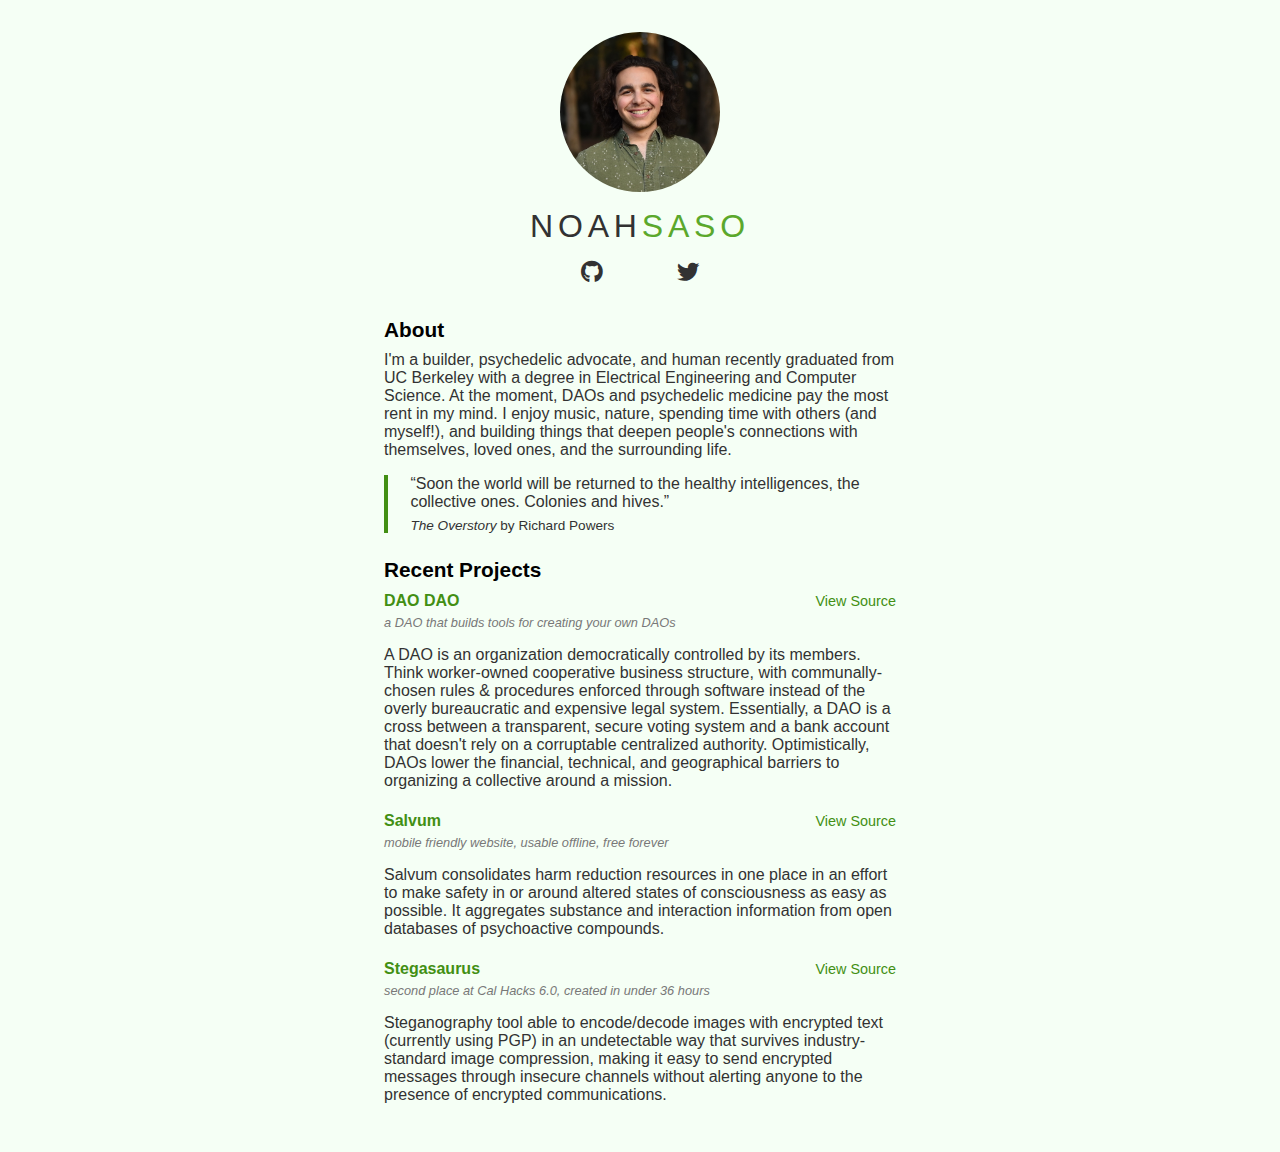
<file: index.html>
<!DOCTYPE html>
<html lang="en">

<head>
    <meta charset="UTF-8" />
    <title>Noah Saso</title>
    <meta name="description"
        content="I'm a builder, psychedelic advocate, and human recently graduated from UC Berkeley with a degree in Electrical Engineering and Computer Science. At the moment, DAOs and psychedelic medicine pay the most rent in my mind. I enjoy music, nature, spending time with others (and myself!), and building things that deepen people's connections with themselves, loved ones, and the surrounding life." />

    <link rel="stylesheet"
        href="https://use.fontawesome.com/releases/v5.15.4/css/all.css" />
    <link rel="stylesheet" href="/assets/css/styles.css?v=15" />

    <meta name="viewport" content="width=device-width, initial-scale=1" />

    <link rel="icon" type="image/png" href="/assets/images/favicon-32x32.png"
        sizes="32x32" />
    <link rel="icon" type="image/png" href="/assets/images/favicon-16x16.png"
        sizes="16x16" />
    <link rel="icon" type="image/png" href="/assets/images/favicon-128.png"
        sizes="128x128" />

    <script async defer data-api="https://ear.noahsaso.com/api/event"
        data-domain="noahsaso.com"
        src="https://ear.noahsaso.com/js/script.outbound-links.js"></script>
</head>

<body>
    <header>
        <img src="/assets/images/headshot.jpg" alt="headshot" />
        <h1>NOAH<span>SASO</span></h1>
        <div id="social">
            <a href="https://github.com/NoahSaso" target="_blank"><i
                    class="fab fa-github"></i></a>
            <!-- <a href="https://www.linkedin.com/in/noahsaso" target="_blank"><i class="fab fa-linkedin"></i></a> -->
            <a href="https://twitter.com/NoahSaso" target="_blank"><i
                    class="fab fa-twitter"></i></a>
        </div>
    </header>

    <h2>About</h2>
    <div id="about" class="section">
        <p>
            I'm a builder, psychedelic advocate, and human recently graduated
            from UC Berkeley with a degree in
            Electrical Engineering and Computer Science. At the moment, DAOs and
            psychedelic medicine pay the
            most rent in my mind. I enjoy music, nature, spending time with
            others (and myself!), and building things
            that deepen people's connections with themselves, loved ones, and
            the surrounding life.
        </p>

        <blockquote>
            &ldquo;Soon the world will be returned to the healthy intelligences,
            the collective ones. Colonies and
            hives.&rdquo;
            <span>
                <cite>The Overstory</cite> by Richard Powers
            </span>
        </blockquote>
    </div>

    <h2>Recent Projects</h2>
    <div class="section">
        <div class="entry">
            <div class="title">
                <a href="https://daodao.zone" target="_blank">DAO DAO</a>
                <a href="https://github.com/DA0-DA0" target="_blank">View
                    Source</a>
            </div>
            <p class="subtitle">
                a DAO that builds tools for creating your own DAOs
            </p>
            <p class="description">
                A DAO is an organization democratically controlled by its
                members. Think worker-owned cooperative
                business structure, with communally-chosen rules &amp;
                procedures enforced through software instead of
                the overly bureaucratic and expensive legal system. Essentially,
                a DAO is a cross between
                a transparent, secure voting system and a bank account that
                doesn't rely on a corruptable
                centralized authority. Optimistically, DAOs lower the financial,
                technical, and geographical barriers to
                organizing a collective around a mission.
            </p>
        </div>
        <div class="entry">
            <div class="title">
                <a href="https://salvum.love" target="_blank">Salvum</a>
                <a href="https://github.com/NoahSaso/salvum"
                    target="_blank">View Source</a>
            </div>
            <p class="subtitle">
                mobile friendly website, usable offline, free forever
            </p>
            <p class="description">
                Salvum consolidates harm reduction resources in one place in an
                effort
                to make safety in or around altered states of consciousness as
                easy as
                possible. It aggregates substance and interaction information
                from open databases of psychoactive
                compounds.
            </p>
        </div>
        <div class="entry">
            <div class="title">
                <a href="https://devpost.com/software/stegasaurus"
                    target="_blank">Stegasaurus</a>
                <a href="https://github.com/NoahSaso/calhacks6.0"
                    target="_blank">View Source</a>
            </div>
            <p class="subtitle">
                second place at Cal Hacks 6.0, created in under 36 hours
            </p>
            <p class="description">
                Steganography tool able to encode/decode images with encrypted
                text
                (currently using PGP) in an undetectable way that survives
                industry-standard image compression, making it easy to send
                encrypted
                messages through insecure channels without alerting anyone to
                the
                presence of encrypted communications.
            </p>
        </div>
    </div>
</body>

</html>
</file>
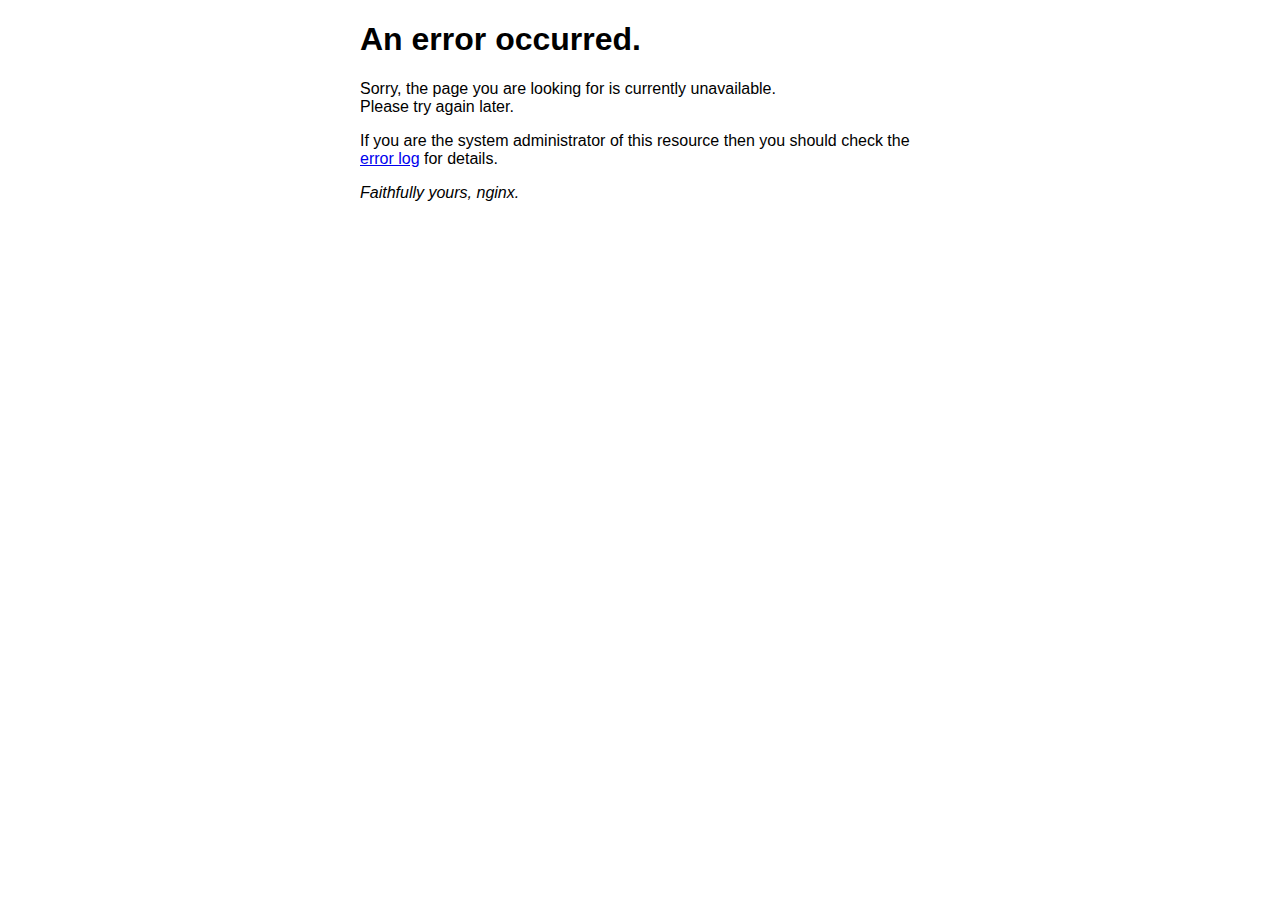
<file: 50x.html>
<!DOCTYPE html>
<html>
<head>
<title>Error</title>
<style>
    body {
        width: 35em;
        margin: 0 auto;
        font-family: Tahoma, Verdana, Arial, sans-serif;
    }
</style>
</head>
<body>
<h1>An error occurred.</h1>
<p>Sorry, the page you are looking for is currently unavailable.<br/>
Please try again later.</p>
<p>If you are the system administrator of this resource then you should check
the <a href="http://nginx.org/r/error_log">error log</a> for details.</p>
<p><em>Faithfully yours, nginx.</em></p>
</body>
</html>
</file>
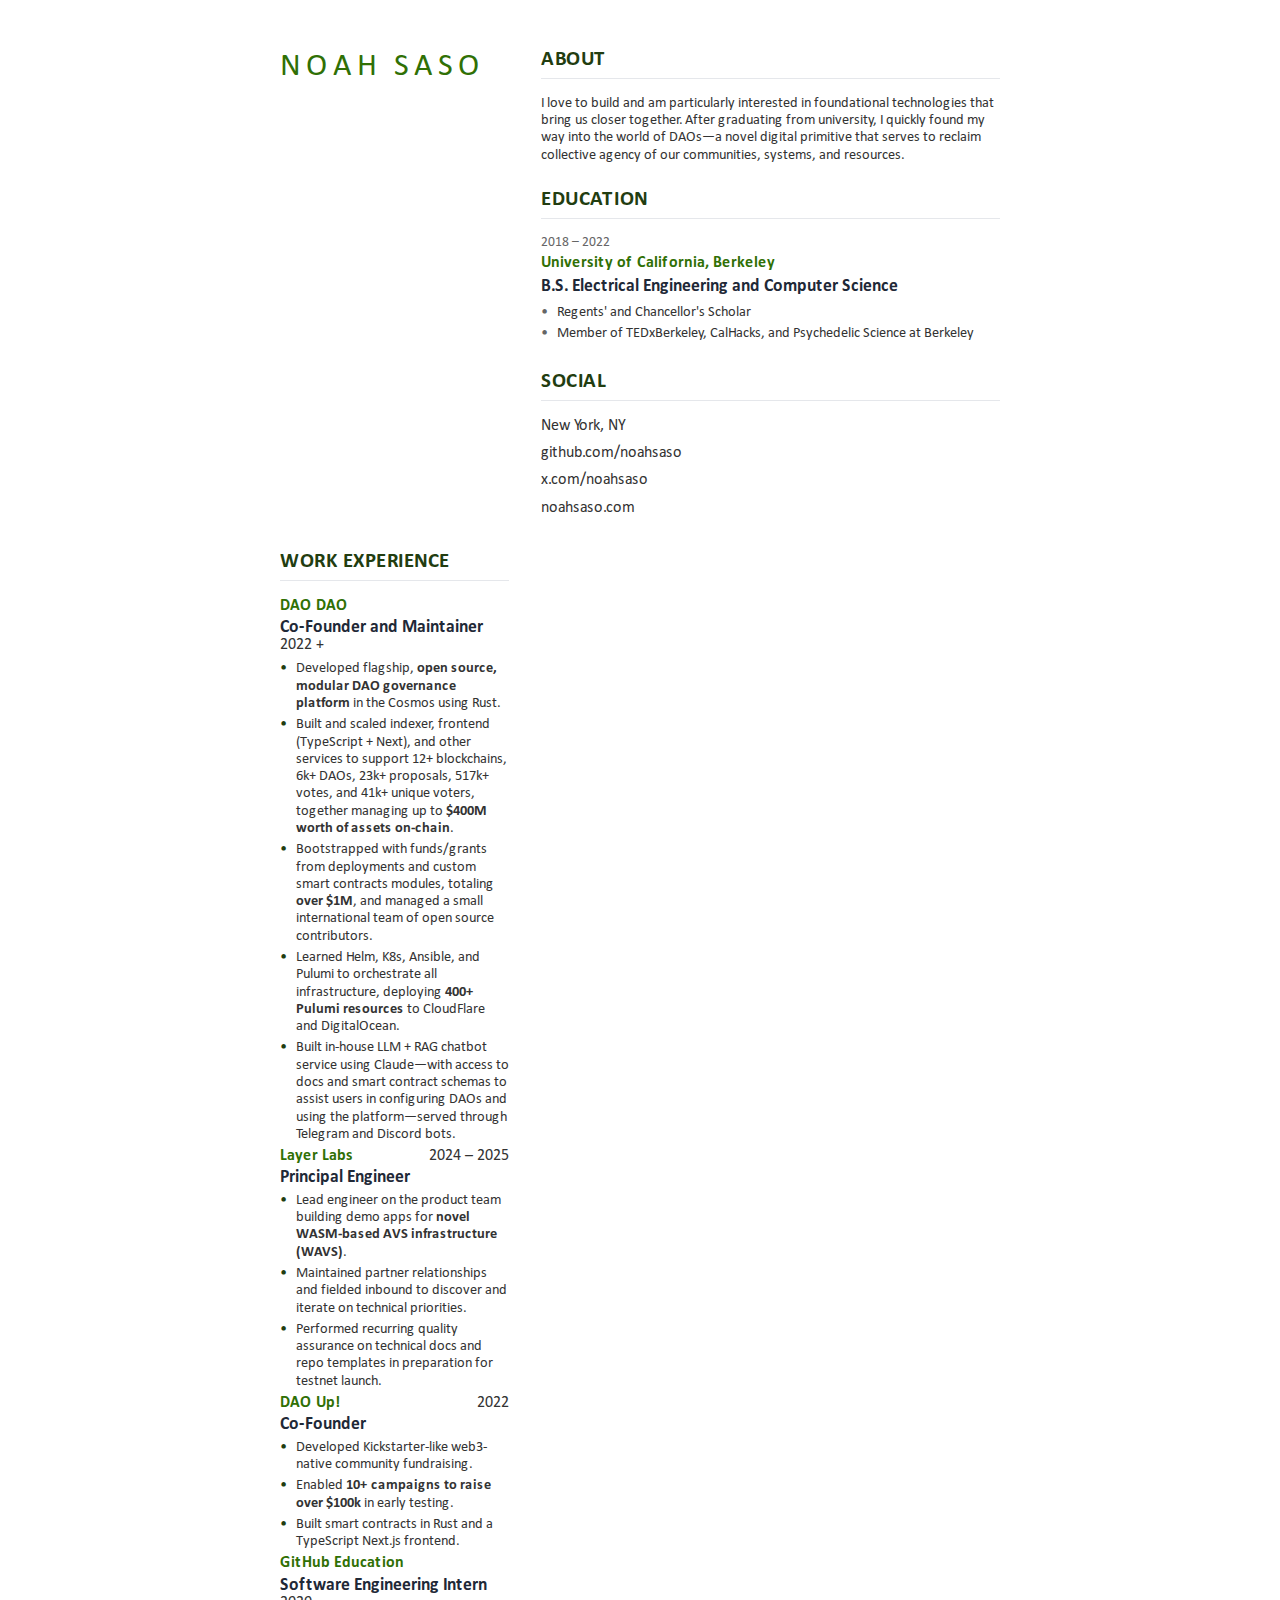
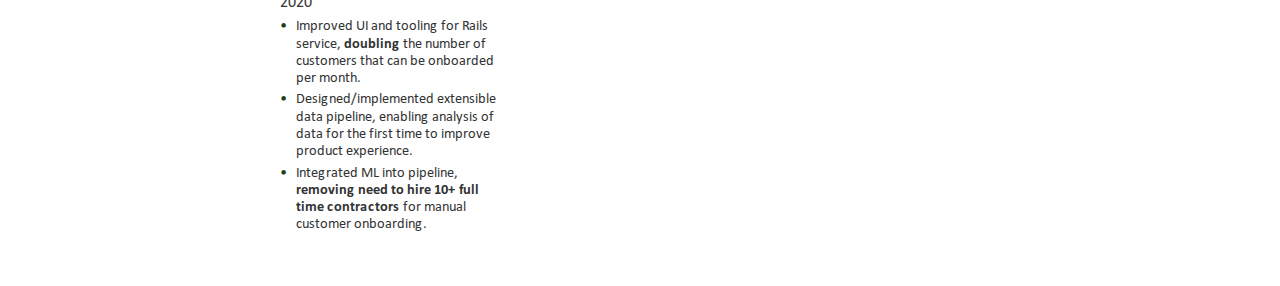
<file: resume.html>
<!DOCTYPE html>
<html lang="en">

<head>
  <meta charset="UTF-8">
  <meta name="viewport" content="width=device-width, initial-scale=1.0">
  <title>Noah Saso - Resume</title>
  <link rel="stylesheet" href="/assets/css/resume.css">

  <!-- Font -->
  <link rel="stylesheet" href="/assets/css/calibri.css">
</head>

<body>
  <div class="header">
    <h1 class="name">NOAH SASO</h1>
  </div>

  <div class="sidebar">
    <section class="about-section">
      <h2 class="section-title">About</h2>
      <p class="about">
        I love to build and am particularly interested in foundational
        technologies that bring us closer together. After graduating from
        university, I quickly found my way into the world of DAOs—a novel
        digital primitive that serves to reclaim collective agency of our
        communities, systems, and resources.
      </p>
    </section>

    <section class="section">
      <h2 class="section-title">Education</h2>
      <div class="education-item">
        <div class="date">
          2018 – 2022
        </div>
        <div class="school">University of California, Berkeley</div>
        <div class="degree">B.S. Electrical Engineering and Computer
          Science</div>
        <ul class="award">
          <li>Regents' and Chancellor's Scholar</li>
          <li>Member of TEDxBerkeley, CalHacks, and Psychedelic Science at
            Berkeley</li>
        </ul>
      </div>
    </section>

    <section class="section">
      <h2 class="section-title">Social</h2>
      <div class="social">
        <div>New York, NY</div>
        <div><a href="https://github.com/noahsaso"
            target="_blank">github.com/noahsaso</a>
        </div>
        <div><a href="https://x.com/noahsaso" target="_blank">x.com/noahsaso</a>
        </div>
        <div><a href="https://noahsaso.com" target="_blank">noahsaso.com</a>
        </div>
      </div>
    </section>
  </div>

  <div class="main-content">
    <section class="section">
      <h2 class="section-title">Work Experience</h2>

      <div class="job">
        <div class="job-header">
          <div>
            <div class="company">DAO DAO</div>
            <div class="job-title">Co-Founder and Maintainer</div>
          </div>
          <div class="location-date">
            <div>2022 +</div>
          </div>
        </div>
        <div class="job-description">
          <ul>
            <li>Developed flagship, <span class="highlight">open
                source, modular DAO governance platform</span>
              in the Cosmos using Rust.</li>
            <li>Built and scaled indexer, frontend (TypeScript +
              Next), and other services to support
              12+ blockchains, 6k+ DAOs,
              23k+ proposals, 517k+ votes, and
              41k+ unique voters, together managing up to <span
                class="highlight">$400M worth of assets on-chain</span>.
            </li>
            <li>Bootstrapped with funds/grants from deployments and
              custom smart contracts modules, totaling <span
                class="highlight">over $1M</span>, and managed a
              small international team of open source
              contributors.</li>
            <li>Learned Helm, K8s, Ansible, and Pulumi to orchestrate all
              infrastructure, deploying <span class="highlight">400+ Pulumi
                resources</span> to CloudFlare and DigitalOcean.
            </li>
            <li>Built in-house LLM + RAG chatbot service using
              Claude—with access to docs and smart contract
              schemas to assist users in configuring DAOs and
              using the platform—served through Telegram and
              Discord bots.</li>
          </ul>
        </div>
      </div>

      <div class="job">
        <div class="job-header">
          <div>
            <div class="company">Layer Labs</div>
            <div class="job-title">Principal Engineer</div>
          </div>
          <div class="location-date">
            <div>2024 – 2025</div>
          </div>
        </div>
        <div class="job-description">
          <ul>
            <li>Lead engineer on the product team building demo apps
              for <span class="highlight">novel WASM-based AVS
                infrastructure (WAVS)</span>.</li>
            <li>Maintained partner relationships and fielded inbound
              to discover and iterate on technical priorities.
            </li>
            <li>Performed recurring quality assurance on technical
              docs and repo templates in preparation for testnet
              launch.</li>
          </ul>
        </div>
      </div>

      <div class="job">
        <div class="job-header">
          <div>
            <div class="company">DAO Up!</div>
            <div class="job-title">Co-Founder</div>
          </div>
          <div class="location-date">
            <div>2022</div>
          </div>
        </div>
        <div class="job-description">
          <ul>
            <li>Developed Kickstarter-like web3-native community fundraising.
            </li>
            <li>Enabled <span class="highlight">10+ campaigns to raise over
                $100k</span> in early testing.</li>
            <li>Built smart contracts in Rust and a TypeScript Next.js
              frontend.</li>
          </ul>
        </div>
      </div>

      <div class="job">
        <div class="job-header">
          <div>
            <div class="company">GitHub Education</div>
            <div class="job-title">Software Engineering Intern</div>
          </div>
          <div class="location-date">
            <div>2020</div>
          </div>
        </div>
        <div class="job-description">
          <ul>
            <li>Improved UI and tooling for Rails service, <span
                class="highlight">doubling</span> the number of
              customers that can be onboarded per month.</li>
            <li>Designed/implemented extensible data pipeline,
              enabling analysis of data for the first time to
              improve product experience.</li>
            <li>Integrated ML into pipeline, <span class="highlight">removing
                need to hire 10+ full
                time contractors</span> for manual customer
              onboarding.</li>
          </ul>
        </div>
      </div>
    </section>
  </div>
</body>

</html>
</file>
<file: assets/css/styles.css>
/*
  themes:
  blue:
    title: #4892dd
    links: #347ec9
  green:
    title: #5ba82c
    links: #428f13
*/

@import url("https://rsms.me/inter/inter.css");

@supports (font-variation-settings: normal) {
  * {
    font-family: "Inter var alt", "Helvetica", "Arial", "Verdana", sans-serif;
  }
}

* {
  font-family: "Inter", "Helvetica", "Arial", "Verdana", sans-serif;
  font-weight: 300;
  color: rgb(50, 50, 50);
  font-size: 1rem;
}

body {
  display: block;
  max-width: 32rem;
  margin: 0 auto;
  padding: 2rem;
  background-color: rgb(245, 255, 245);
}

a {
  text-decoration: none;
  font-weight: 400;
  display: inline-block;

  color: #428f13;
}

a:hover {
  filter: brightness(75%);
}

header {
  display: flex;
  flex-direction: column;
  justify-content: flex-start;
  align-items: center;
}

header img {
  width: 10rem;
  height: auto;
  border-radius: 50%;
  margin-bottom: 1rem;
}

header a {
  color: unset;
  border-bottom: none !important;
}

h1 {
  letter-spacing: 0.3rem;
  margin-top: 0;
  margin-bottom: 1rem;
  text-align: center;
  font-size: 2rem;
}

h1 span {
  font-size: inherit;
  color: #5ba82c;
}

#social {
  padding-left: 0;
  margin: 0 auto;
  margin-bottom: 1.5rem;
  width: 100%;
  max-width: 12rem;
  display: flex;
  justify-content: space-around;
  align-items: center;
  flex-wrap: wrap;
}

i {
  font-size: 1.4rem;
  transition: opacity 0.1s linear;
}

i:hover {
  opacity: 0.7;
}

h2 {
  font-size: 1.3rem;
  font-weight: bold;
  color: black;
  margin-top: 0.6rem;
  margin-bottom: 0;
  /* border-bottom: solid 1px rgba(72, 146, 221, 0.4); */
}

div.section {
  margin-bottom: 1.6rem;
}

div.section:last-child {
  margin-bottom: 0;
}

#about p,
div.entry:first-child {
  margin-top: 0.6rem;
}

div.entry {
  margin-top: 1.4rem;
}

div.entry > div.title {
  display: flex;
  flex-direction: row;
  justify-content: space-between;
  align-items: center;
  flex-wrap: wrap;
}

div.entry .title + .description {
  margin-top: 0.6rem;
}

div.entry > div.title > span {
  font-size: 0.8rem !important;
  font-weight: 300 !important;
  color: gray;
}

div.entry > p.title,
div.entry > div.title > :first-child,
div.entry > div.title > :first-child > * {
  font-size: 1rem;
  margin-top: 0;
  margin-bottom: 0;
  font-weight: 600;
}

div.entry > div.title > :nth-child(2),
div.entry > div.title > :nth-child(2) > * {
  font-size: 0.9rem;
}

div.entry > p.subtitle {
  font-size: 0.8rem;
  color: rgb(120, 120, 120);
  margin-top: 0.3rem;
  margin-bottom: 0;
  font-style: italic;
}

div.entry > p.description {
  font-size: 1rem;
}

div.person {
  display: flex;
  flex-direction: column;
  justify-content: flex-start;
  align-items: flex-start;
}

div.person > .title {
  font-size: 1.2rem;
  margin-bottom: 0.3rem;
  font-weight: 500;
}

img {
  width: 100%;
  height: auto;

  border-radius: 4px;
}

#web-ring {
  display: grid;
  grid-template-columns: repeat(3, 1fr);
  grid-gap: 1rem;
  margin-top: 0.6rem;
}

blockquote {
  margin: 0;
  padding-left: 1.4rem;
  padding-right: 1.7rem;
  border-left: solid 0.3rem #428f13;
}

blockquote span {
  display: block;
  margin-top: 0.4rem;
  font-size: 0.85rem;
  font-weight: medium;
}

blockquote span cite {
  font-size: inherit;
  font-weight: inherit;
}
</file>
<file: assets/css/resume.css>
* {
  margin: 0;
  padding: 0;
  box-sizing: border-box;

  --color-tint: #223d10;
  --color-names: #307005;
  --color-role: #1f2937;
  --color-when-where: #666;
}

html {
  font-size: 16px;
}

body {
  font-family: Calibri, Geneva, Verdana, Arial, sans-serif;
  line-height: 1.2;
  color: #333;
  background: #fff;
  max-width: 8.5in;
  margin: 0 auto;
  padding: 0.5in;
  display: grid;
  grid-template-columns: 1fr 2fr;
  gap: 2rem;
}

a {
  color: inherit;
  text-decoration: none;
}

.sidebar {
  height: fit-content;
  display: flex;
  flex-direction: column;
  gap: 1.5rem;
}

main {
  min-width: 0;
}

header {
  grid-column: 1 / -1;
  text-align: center;
  border-bottom: 1px solid var(--color-tint);
}

.name {
  font-size: 2rem;
  font-weight: 400;
  color: var(--color-names);
  letter-spacing: 5px;
  margin-bottom: 1.75rem;
}

.skills {
  font-size: 0.9rem;
}

.social {
  display: flex;
  flex-direction: column;
  gap: 0.5rem;
}

.about-section {
  display: flex;
  flex-direction: column;
}

.about {
  font-size: 0.9rem;
}

.contact-item {
  display: flex;
  align-items: center;
  gap: 0.5rem;
  font-size: 0.9rem;
  color: #555;
}

.contact-item:last-child {
  margin-bottom: 0;
}

.section-title {
  font-size: 1.3rem;
  font-weight: 700;
  color: var(--color-tint);
  text-transform: uppercase;
  letter-spacing: 0.5px;
  margin-bottom: 1rem;
  border-bottom: 1px solid #e5e7eb;
  padding-bottom: 0.3rem;
}

.jobs {
  display: flex;
  flex-direction: column;
  gap: 1.25rem;
}

.job-header {
  display: flex;
  flex-direction: row;
  justify-content: space-between;
  align-items: start;
  margin-bottom: 0.3rem;
  flex-wrap: wrap;
}

.company {
  font-weight: 700;
  color: var(--color-names);
  margin-bottom: 0.2rem;
}

.job-title,
.degree {
  font-weight: 700;
  font-size: 1.1rem;
  color: var(--color-role);
  line-height: 1;
}

.job-date {
  text-align: right;
}

.job-date,
.date,
.awards li {
  color: var(--color-when-where);
  font-size: 0.85rem;
}

.job-description {
  margin-left: 0;
}

ul {
  list-style: none;
  padding-left: 0;
}

ul li {
  margin-bottom: 0.25rem;
  padding-left: 1rem;
  position: relative;
  font-size: 0.9rem;
}

ul li:before {
  content: "•";
  color: var(--color-tint);
  font-weight: normal;
  position: absolute;
  left: 0;
}

ul.award li:before {
  color: var(--color-when-where);
}

.date {
  margin-bottom: 0.2rem;
}

.school {
  font-weight: 700;
  color: var(--color-names);
  margin-bottom: 0.3rem;
}

.degree {
  margin-bottom: 0.5rem;
}

.highlight {
  font-weight: 700;
}

/* Desktop Print */
@media print {
  body {
    max-width: none;
    margin: 0;
    padding: 0.5in;
  }
}

/* Mobile */
@media (max-width: 768px) {
  body {
    grid-template-columns: 1fr;
    padding: 0.3in;
    gap: 1.5rem;
  }

  .sidebar {
    gap: 1rem;
  }

  .section-title {
    padding-bottom: 0.15rem;
  }

  .jobs {
    gap: 1rem;
  }

  .job-header {
    flex-direction: column;
  }

  .job-date {
    text-align: left;
    margin-top: 0.2rem;
  }
}
</file>
<file: assets/css/calibri.css>
/* https://fonts.googleapis.com/css?family=Calibri:400,700,400italic,700italic */

/* latin */
@font-face {
  font-family: 'Calibri';
  font-style: italic;
  font-weight: 400;
  src: url(/assets/fonts/calibri-400-italic.woff2) format('woff2');
  unicode-range: U+0000-00FF, U+0131, U+0152-0153, U+02BB-02BC, U+02C6, U+02DA, U+02DC, U+0304, U+0308, U+0329, U+2000-206F, U+20AC, U+2122, U+2191, U+2193, U+2212, U+2215, U+FEFF, U+FFFD;
}
/* latin */
@font-face {
  font-family: 'Calibri';
  font-style: italic;
  font-weight: 700;
  src: url(/assets/fonts/calibri-700-italic.woff2) format('woff2');
  unicode-range: U+0000-00FF, U+0131, U+0152-0153, U+02BB-02BC, U+02C6, U+02DA, U+02DC, U+0304, U+0308, U+0329, U+2000-206F, U+20AC, U+2122, U+2191, U+2193, U+2212, U+2215, U+FEFF, U+FFFD;
}
/* latin */
@font-face {
  font-family: 'Calibri';
  font-style: normal;
  font-weight: 400;
  src: url(/assets/fonts/calibri-400.woff2) format('woff2');
  unicode-range: U+0000-00FF, U+0131, U+0152-0153, U+02BB-02BC, U+02C6, U+02DA, U+02DC, U+0304, U+0308, U+0329, U+2000-206F, U+20AC, U+2122, U+2191, U+2193, U+2212, U+2215, U+FEFF, U+FFFD;
}
/* latin */
@font-face {
  font-family: 'Calibri';
  font-style: normal;
  font-weight: 700;
  src: url(/assets/fonts/calibri-700.woff2) format('woff2');
  unicode-range: U+0000-00FF, U+0131, U+0152-0153, U+02BB-02BC, U+02C6, U+02DA, U+02DC, U+0304, U+0308, U+0329, U+2000-206F, U+20AC, U+2122, U+2191, U+2193, U+2212, U+2215, U+FEFF, U+FFFD;
}
</file>
